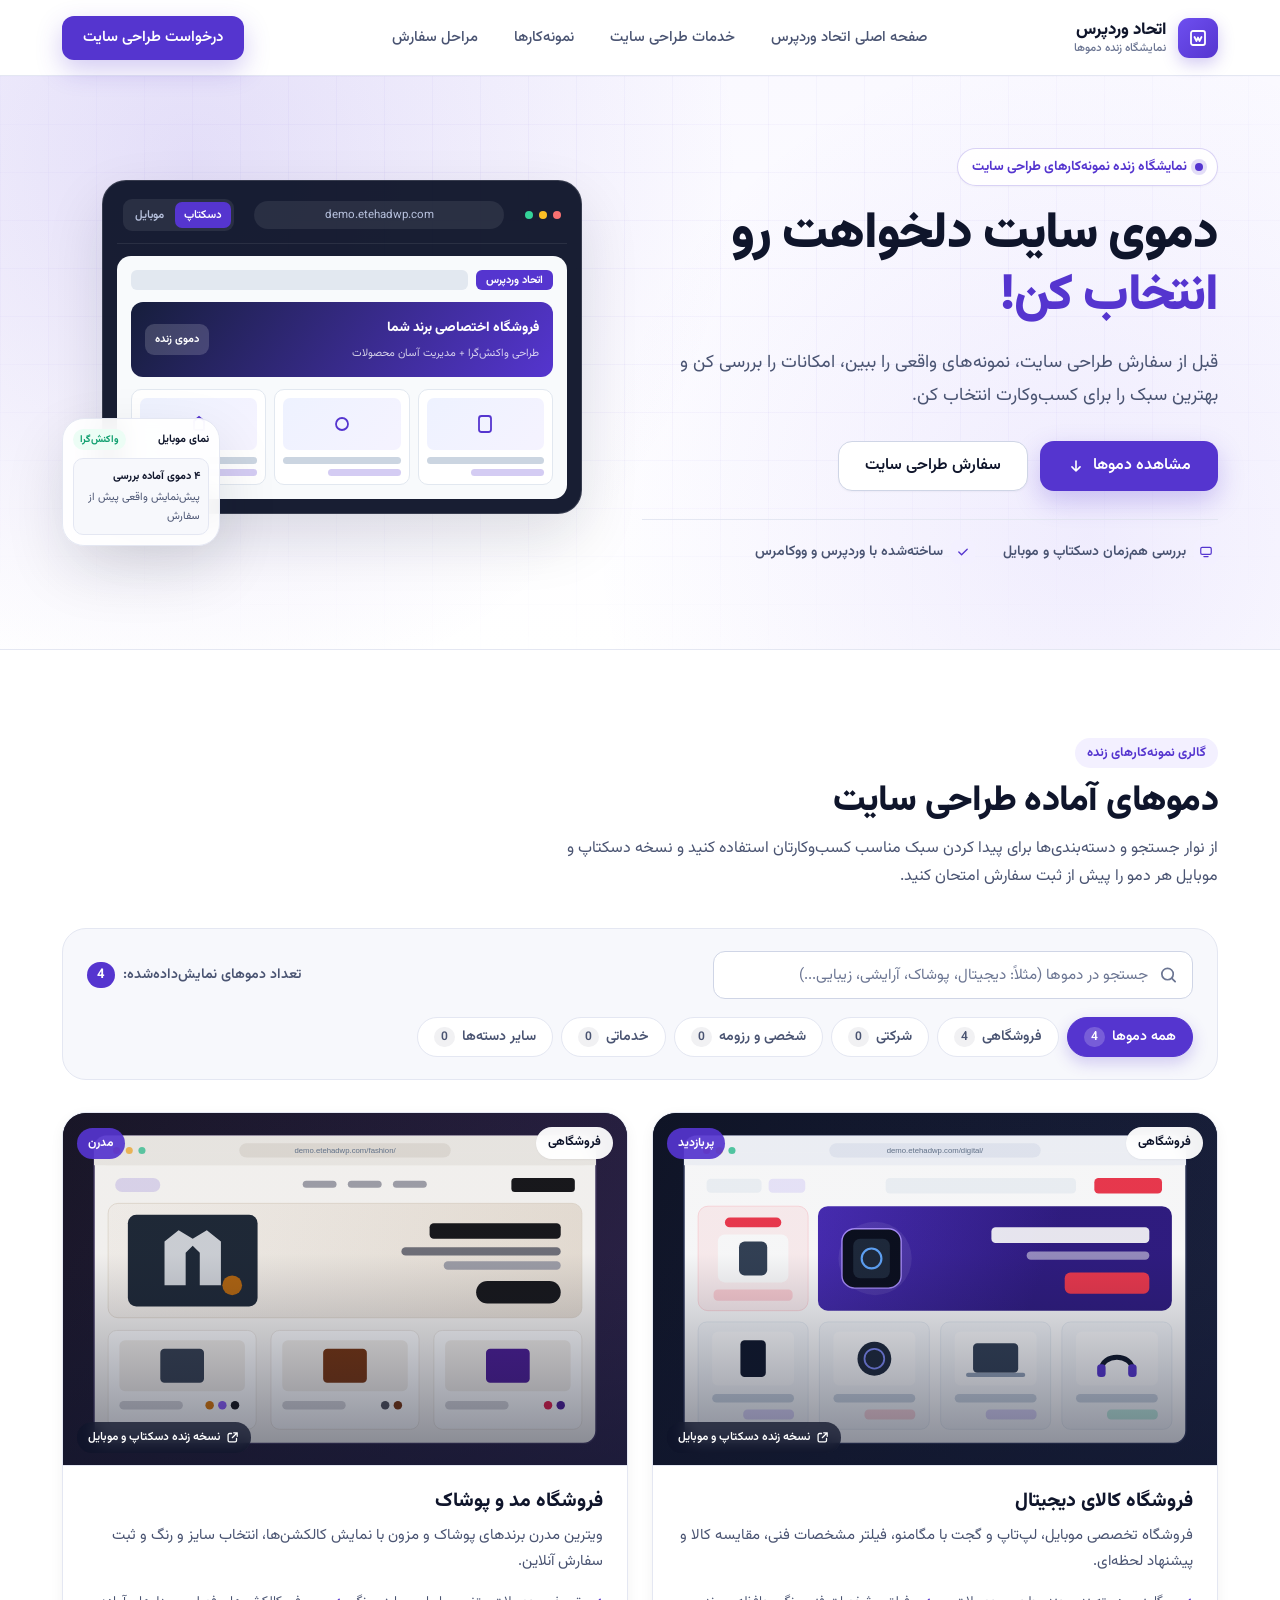
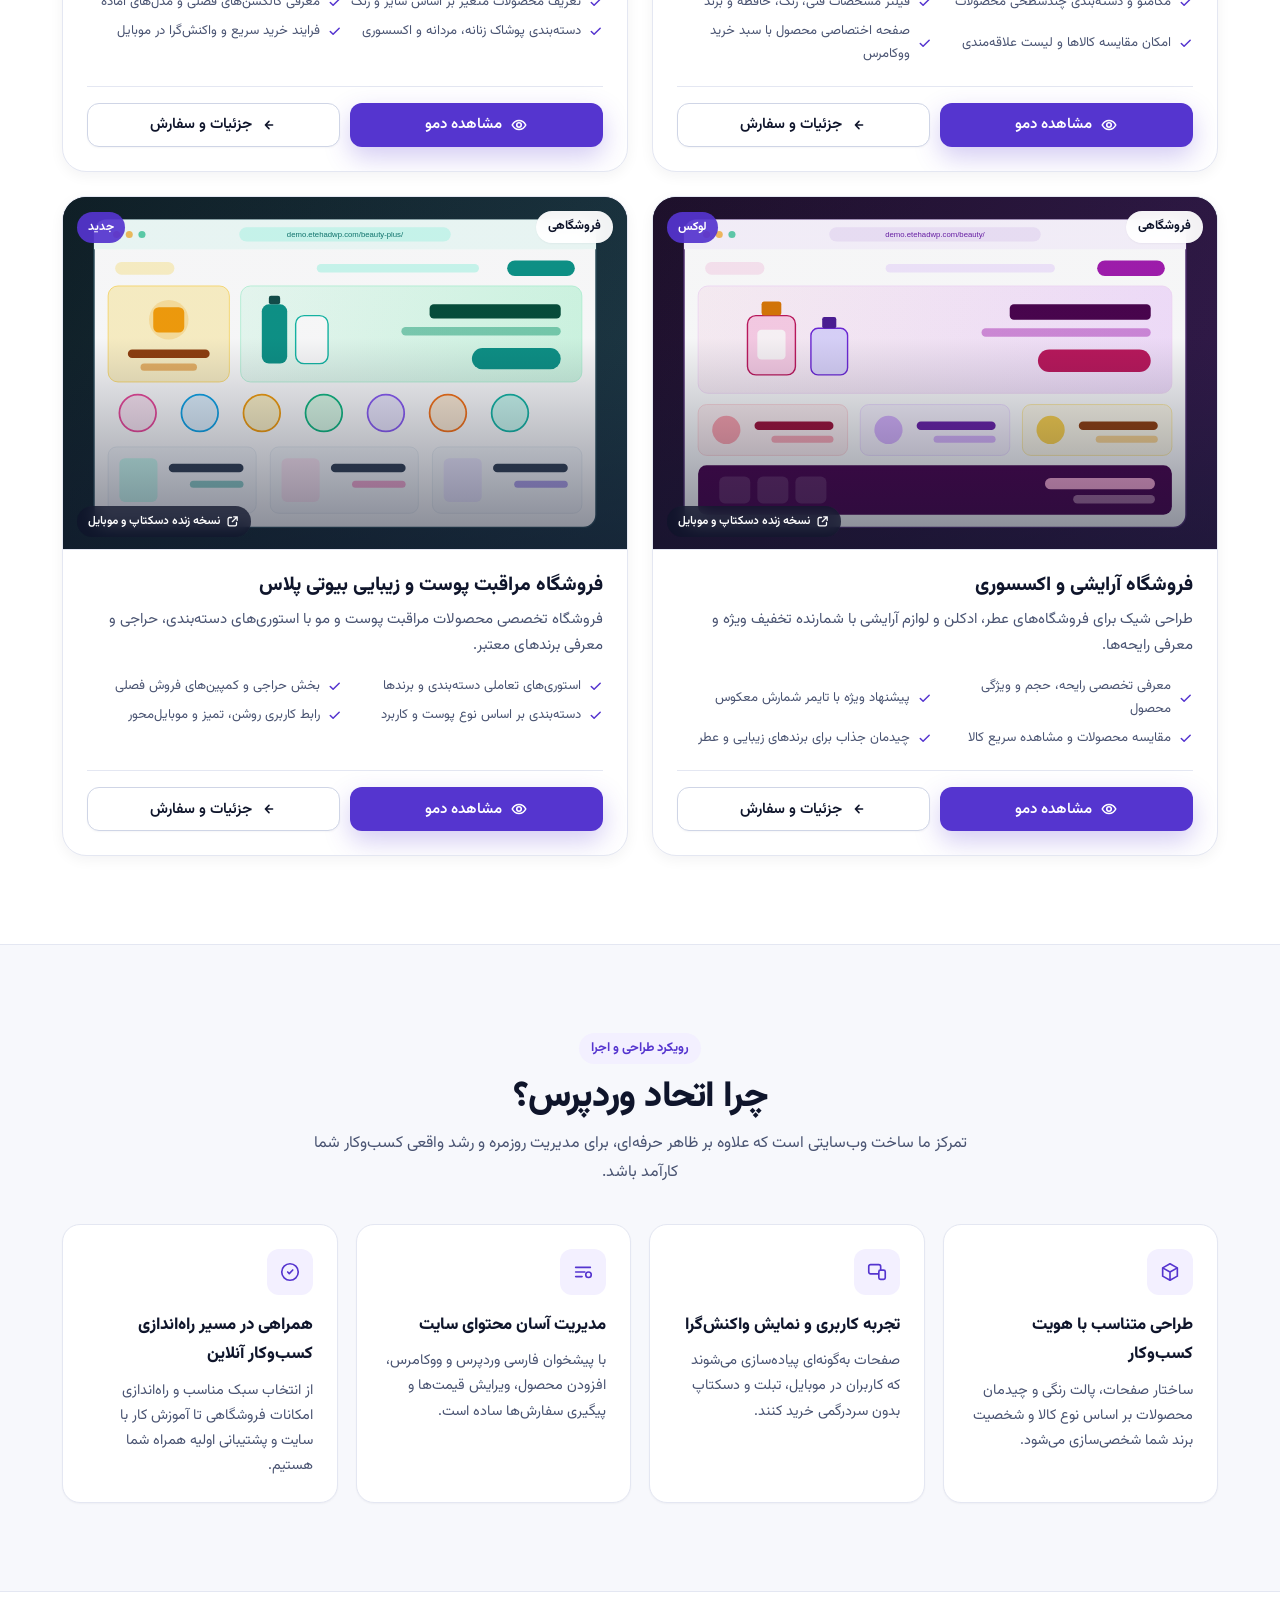
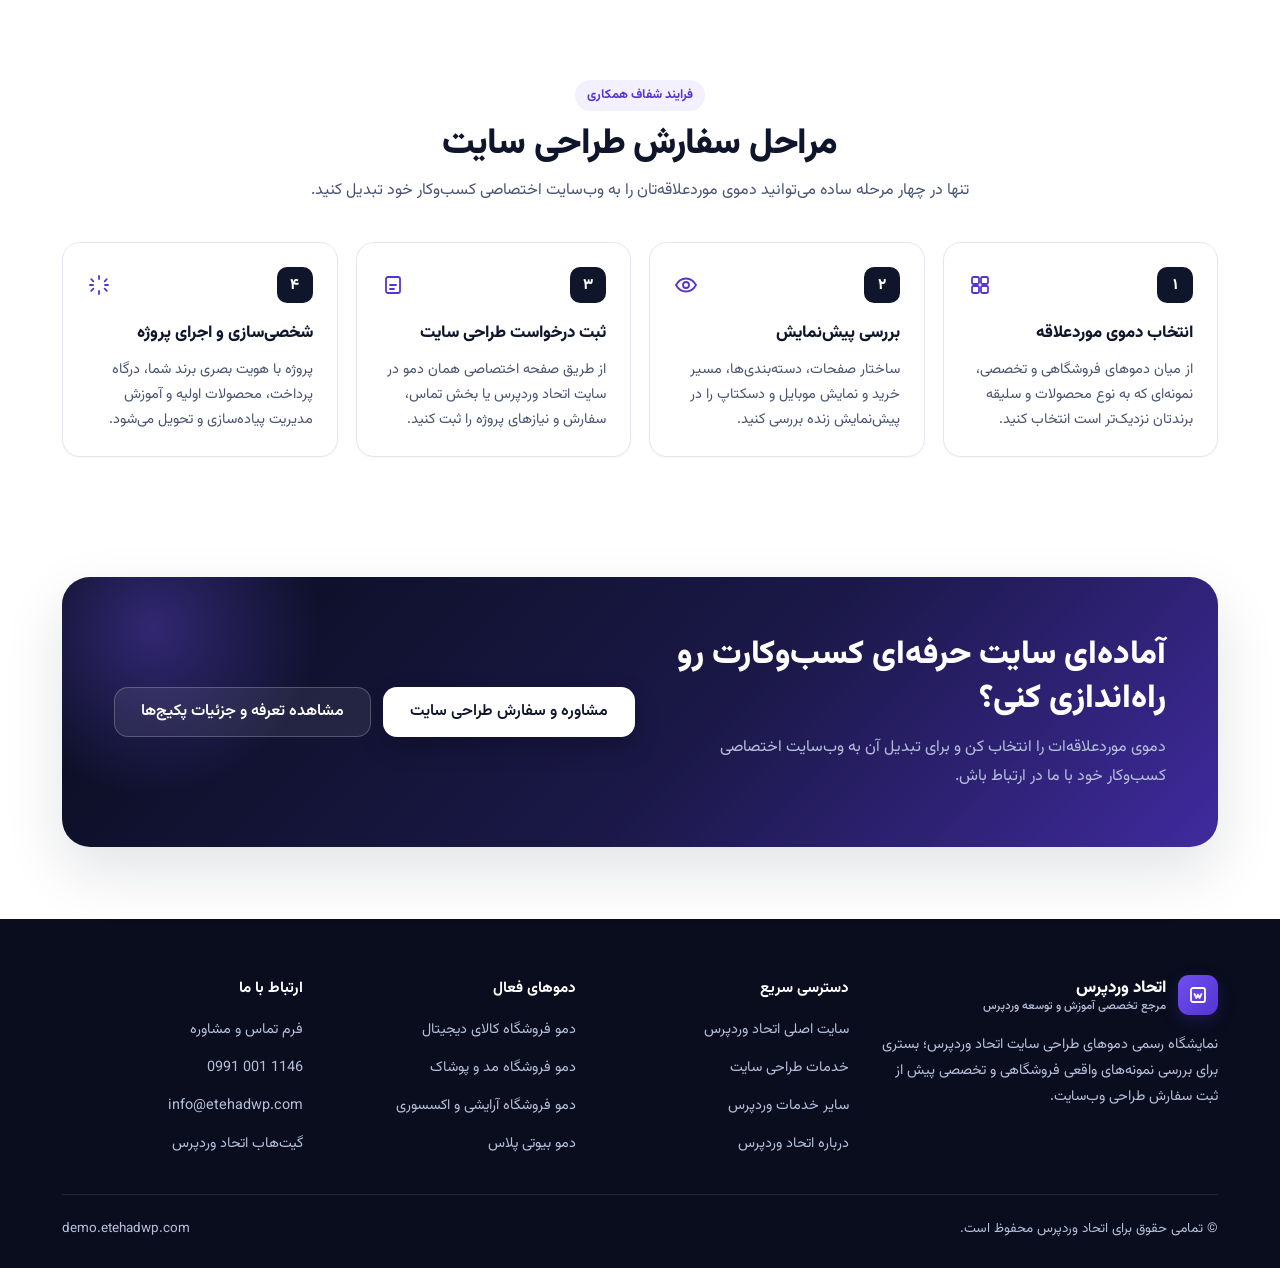
<file: index.html>
<!doctype html>
<html lang="fa" dir="rtl">
<head>
  <meta charset="UTF-8" />
  <meta name="viewport" content="width=device-width, initial-scale=1.0" />
  <title>نمایشگاه دموهای طراحی سایت | اتحاد وردپرس</title>
  <meta name="description" content="نمونه دموهای طراحی سایت اتحاد وردپرس را بررسی کنید؛ فروشگاهی، شرکتی و تخصصی. پیش‌نمایش زنده دموها را ببینید و طراحی سایت خود را سفارش دهید." />
  <meta name="robots" content="index, follow" />
  <link rel="canonical" href="https://demo.etehadwp.com/" />
  <link rel="icon" type="image/svg+xml" href="assets/images/favicon.svg" />

  <!-- Open Graph -->
  <meta property="og:type" content="website" />
  <meta property="og:locale" content="fa_IR" />
  <meta property="og:site_name" content="اتحاد وردپرس" />
  <meta property="og:title" content="نمایشگاه دموهای طراحی سایت | اتحاد وردپرس" />
  <meta property="og:description" content="نمونه دموهای طراحی سایت اتحاد وردپرس را بررسی کنید؛ فروشگاهی، شرکتی و تخصصی. پیش‌نمایش زنده دموها را ببینید و طراحی سایت خود را سفارش دهید." />
  <meta property="og:url" content="https://demo.etehadwp.com/" />
  <meta property="og:image" content="https://etehadwp.com/wp-content/uploads/2026/11/digital-store-design.webp" />

  <!-- Twitter Card -->
  <meta name="twitter:card" content="summary_large_image" />
  <meta name="twitter:title" content="نمایشگاه دموهای طراحی سایت | اتحاد وردپرس" />
  <meta name="twitter:description" content="پیش‌نمایش زنده نمونه‌کارهای طراحی سایت اتحاد وردپرس در موبایل و دسکتاپ." />

  <script>
    (function () {
      var params = new URLSearchParams(window.location.search);
      if (params.has('demo')) {
        window.location.replace('preview/' + window.location.search);
      }
    })();
  </script>

  <link rel="preload" href="assets/fonts/Vazirmatn-Variable.woff2" as="font" type="font/woff2" crossorigin />
  <link rel="stylesheet" href="assets/css/tokens.css" />
  <link rel="stylesheet" href="assets/css/main.css" />

  <script type="application/ld+json">
    {
      "@context": "https://schema.org",
      "@type": "CollectionPage",
      "name": "نمایشگاه دموهای طراحی سایت اتحاد وردپرس",
      "description": "نمونه دموهای طراحی سایت اتحاد وردپرس را بررسی کنید؛ فروشگاهی، شرکتی و تخصصی. پیش‌نمایش زنده دموها را ببینید و طراحی سایت خود را سفارش دهید.",
      "url": "https://demo.etehadwp.com/",
      "publisher": {
        "@type": "Organization",
        "name": "اتحاد وردپرس",
        "url": "https://etehadwp.com/",
        "email": "info@etehadwp.com",
        "telephone": "+989910011146"
      }
    }
  </script>
</head>
<body>
  <a class="skip-link" href="#main-content">پرش به محتوای اصلی</a>

  <!-- Header -->
  <header class="site-header">
    <div class="container header-inner">
      <a class="brand-logo" href="https://demo.etehadwp.com/" aria-label="نمایشگاه دموهای اتحاد وردپرس">
        <span class="brand-mark" aria-hidden="true">
          <svg width="24" height="24" viewBox="0 0 24 24" fill="none">
            <path d="M5 7C5 5.89543 5.89543 5 7 5H17C18.1046 5 19 5.89543 19 7V17C19 18.1046 18.1046 19 17 19H7C5.89543 19 5 18.1046 5 17V7Z" stroke="white" stroke-width="1.8"/>
            <path d="M8.5 11L10.5 15L12 11.5L13.5 15L15.5 11" stroke="white" stroke-width="1.8" stroke-linecap="round" stroke-linejoin="round"/>
          </svg>
        </span>
        <span class="brand-text">
          <span class="brand-name">اتحاد وردپرس</span>
          <span class="brand-sub">نمایشگاه زنده دموها</span>
        </span>
      </a>

      <nav class="desktop-nav" aria-label="منوی اصلی">
        <a class="nav-link" href="https://etehadwp.com/">صفحه اصلی اتحاد وردپرس</a>
        <a class="nav-link" href="https://etehadwp.com/product-category/website-design/">خدمات طراحی سایت</a>
        <a class="nav-link" href="#demos">نمونه‌کارها</a>
        <a class="nav-link" href="#steps">مراحل سفارش</a>
      </nav>

      <div class="header-actions">
        <a class="btn btn-primary" href="https://etehadwp.com/product-category/website-design/" target="_blank" rel="noopener noreferrer">
          درخواست طراحی سایت
        </a>
      </div>

      <button
        type="button"
        class="mobile-menu-btn"
        id="mobile-menu-open"
        aria-label="باز کردن منو"
        aria-expanded="false"
        aria-controls="mobile-drawer"
      >
        <svg width="22" height="22" viewBox="0 0 24 24" fill="none" aria-hidden="true">
          <path d="M4 7H20M4 12H20M4 17H20" stroke="currentColor" stroke-width="2" stroke-linecap="round"/>
        </svg>
      </button>
    </div>
  </header>

  <!-- Mobile Navigation Drawer -->
  <div class="mobile-drawer" id="mobile-drawer" aria-hidden="true">
    <div class="mobile-drawer-backdrop" id="mobile-drawer-backdrop"></div>
    <div class="mobile-drawer-panel" role="dialog" aria-modal="true" aria-label="منوی موبایل">
      <div class="mobile-drawer-head">
        <span class="brand-name">اتحاد وردپرس</span>
        <button type="button" class="drawer-close-btn" id="mobile-menu-close" aria-label="بستن منو">
          <svg width="20" height="20" viewBox="0 0 24 24" fill="none" aria-hidden="true">
            <path d="M6 6L18 18M18 6L6 18" stroke="currentColor" stroke-width="2" stroke-linecap="round"/>
          </svg>
        </button>
      </div>
      <nav class="mobile-nav-list" aria-label="ناوبری موبایل">
        <a class="mobile-nav-link" href="https://etehadwp.com/">صفحه اصلی اتحاد وردپرس</a>
        <a class="mobile-nav-link" href="https://etehadwp.com/product-category/website-design/">خدمات طراحی سایت</a>
        <a class="mobile-nav-link" href="#demos">نمونه‌کارها</a>
        <a class="mobile-nav-link" href="#why-etehadwp">چرا اتحاد وردپرس؟</a>
        <a class="mobile-nav-link" href="#steps">مراحل سفارش</a>
        <a class="mobile-nav-link" href="https://etehadwp.com/contact-us/">ارتباط با ما</a>
      </nav>
      <div class="mobile-drawer-cta">
        <a class="btn btn-primary" href="https://etehadwp.com/product-category/website-design/" target="_blank" rel="noopener noreferrer">
          درخواست طراحی سایت
        </a>
        <a class="btn btn-secondary" href="preview/?demo=digital">پیش‌نمایش زنده دموها</a>
      </div>
    </div>
  </div>

  <main id="main-content">
    <!-- Hero Section -->
    <section class="hero" aria-labelledby="hero-heading">
      <div class="container hero-grid">
        <div class="hero-content">
          <div class="hero-eyebrow">
            <span class="eyebrow-dot" aria-hidden="true"></span>
            <span>نمایشگاه زنده نمونه‌کارهای طراحی سایت</span>
          </div>

          <h1 class="hero-title" id="hero-heading">
            دموی سایت دلخواهت رو <span class="hero-title-accent">انتخاب کن!</span>
          </h1>

          <p class="hero-subtitle">
            قبل از سفارش طراحی سایت، نمونه‌های واقعی را ببین، امکانات را بررسی کن و بهترین سبک را برای کسب‌وکارت انتخاب کن.
          </p>

          <div class="hero-actions">
            <a class="btn btn-primary btn-lg" href="#demos">
              <span>مشاهده دموها</span>
              <svg viewBox="0 0 20 20" fill="none" aria-hidden="true">
                <path d="M10 4.5V15.5M10 15.5L5.5 11M10 15.5L14.5 11" stroke="currentColor" stroke-width="1.8" stroke-linecap="round" stroke-linejoin="round"/>
              </svg>
            </a>
            <a class="btn btn-secondary btn-lg" href="https://etehadwp.com/product-category/website-design/" target="_blank" rel="noopener noreferrer">
              <span>سفارش طراحی سایت</span>
            </a>
          </div>

          <div class="hero-meta-row">
            <div class="hero-meta-item">
              <span class="hero-meta-icon" aria-hidden="true">
                <svg width="14" height="14" viewBox="0 0 20 20" fill="none">
                  <rect x="2.5" y="3.5" width="15" height="10" rx="2" stroke="currentColor" stroke-width="1.7"/>
                  <path d="M7 16.5H13" stroke="currentColor" stroke-width="1.7" stroke-linecap="round"/>
                </svg>
              </span>
              <span>بررسی هم‌زمان دسکتاپ و موبایل</span>
            </div>
            <div class="hero-meta-item">
              <span class="hero-meta-icon" aria-hidden="true">
                <svg width="14" height="14" viewBox="0 0 20 20" fill="none">
                  <path d="M4 10L8 14L16 6" stroke="currentColor" stroke-width="1.9" stroke-linecap="round" stroke-linejoin="round"/>
                </svg>
              </span>
              <span>ساخته‌شده با وردپرس و ووکامرس</span>
            </div>
          </div>
        </div>

        <!-- Hero Visual Showcase -->
        <div class="hero-stage" aria-label="پیش‌نمایش تعاملی نمایشگر دسکتاپ و موبایل">
          <div class="stage-glass-card">
            <div class="stage-topbar">
              <div class="stage-dots" aria-hidden="true">
                <span></span><span></span><span></span>
              </div>
              <div class="stage-url-pill">demo.etehadwp.com</div>
              <div class="stage-device-switch" role="group" aria-label="تغییر نمای نمایشگر">
                <button type="button" class="stage-device-btn is-active" data-stage-device="desktop" aria-pressed="true">دسکتاپ</button>
                <button type="button" class="stage-device-btn" data-stage-device="mobile" aria-pressed="false">موبایل</button>
              </div>
            </div>

            <div class="stage-viewport" id="hero-stage-viewport">
              <div class="mock-store-header">
                <span class="mock-brand-pill">اتحاد وردپرس</span>
                <div class="mock-search-bar" aria-hidden="true"></div>
              </div>
              <div class="mock-banner">
                <div>
                  <p class="mock-banner-title">فروشگاه اختصاصی برند شما</p>
                  <p class="mock-banner-sub">طراحی واکنش‌گرا + مدیریت آسان محصولات</p>
                </div>
                <span class="mock-banner-badge">دموی زنده</span>
              </div>
              <div class="mock-products" aria-hidden="true">
                <div class="mock-product">
                  <div class="mock-product-img">
                    <svg width="24" height="24" viewBox="0 0 24 24" fill="none">
                      <rect x="6" y="4" width="12" height="16" rx="2.5" stroke="currentColor" stroke-width="1.8"/>
                    </svg>
                  </div>
                  <div class="mock-line"></div>
                  <div class="mock-line short"></div>
                </div>
                <div class="mock-product">
                  <div class="mock-product-img">
                    <svg width="24" height="24" viewBox="0 0 24 24" fill="none">
                      <circle cx="12" cy="12" r="6" stroke="currentColor" stroke-width="1.8"/>
                    </svg>
                  </div>
                  <div class="mock-line"></div>
                  <div class="mock-line short"></div>
                </div>
                <div class="mock-product">
                  <div class="mock-product-img">
                    <svg width="24" height="24" viewBox="0 0 24 24" fill="none">
                      <path d="M7 9L12 5L17 9V17C17 17.5523 16.5523 18 16 18H8C7.44772 18 7 17.5523 7 17V9Z" stroke="currentColor" stroke-width="1.8"/>
                    </svg>
                  </div>
                  <div class="mock-line"></div>
                  <div class="mock-line short"></div>
                </div>
              </div>
            </div>
          </div>

          <div class="stage-floating-phone" aria-hidden="true">
            <div class="floating-phone-head">
              <span>نمای موبایل</span>
              <span class="floating-status-pill">واکنش‌گرا</span>
            </div>
            <div class="floating-phone-card">
              <strong>۴ دموی آماده بررسی</strong>
              <span>پیش‌نمایش واقعی پیش از سفارش</span>
            </div>
          </div>
        </div>
      </div>
    </section>

    <!-- Demos Search, Filter & Showcase Section -->
    <section class="section" id="demos" aria-labelledby="demos-heading">
      <div class="container">
        <div class="section-head">
          <span class="section-kicker">گالری نمونه‌کارهای زنده</span>
          <h2 class="section-title" id="demos-heading">دموهای آماده طراحی سایت</h2>
          <p class="section-desc">
            از نوار جستجو و دسته‌بندی‌ها برای پیدا کردن سبک مناسب کسب‌وکارتان استفاده کنید و نسخه دسکتاپ و موبایل هر دمو را پیش از ثبت سفارش امتحان کنید.
          </p>
        </div>

        <!-- Search & Category Filters -->
        <div class="catalog-toolbar" role="search" aria-label="جستجو و فیلتر دموها">
          <div class="toolbar-top">
            <div class="search-box">
              <label for="demo-search-input" class="sr-only">جستجو در دموها</label>
              <svg class="search-icon" viewBox="0 0 20 20" fill="none" aria-hidden="true">
                <circle cx="9" cy="9" r="6" stroke="currentColor" stroke-width="1.8"/>
                <path d="M13.5 13.5L17 17" stroke="currentColor" stroke-width="1.8" stroke-linecap="round"/>
              </svg>
              <input
                type="search"
                id="demo-search-input"
                class="search-input"
                placeholder="جستجو در دموها (مثلاً: دیجیتال، پوشاک، آرایشی، زیبایی...)"
                autocomplete="off"
              />
              <button type="button" id="search-clear-btn" class="search-clear-btn" aria-label="پاک کردن جستجو">
                <svg width="14" height="14" viewBox="0 0 20 20" fill="none" aria-hidden="true">
                  <path d="M5 5L15 15M15 5L5 15" stroke="currentColor" stroke-width="2" stroke-linecap="round"/>
                </svg>
              </button>
            </div>

            <div class="results-status" aria-live="polite">
              <span>تعداد دموهای نمایش‌داده‌شده:</span>
              <span class="results-count-badge" id="results-count">4</span>
            </div>
          </div>

          <div class="filter-pills" id="filter-pills" role="group" aria-label="دسته‌بندی دموها">
            <!-- Rendered dynamically from demos-config.js -->
          </div>
        </div>

        <!-- Demos Grid -->
        <div class="demos-grid" id="demos-grid">
          <!-- Rendered dynamically from demos-config.js -->
        </div>

        <!-- Honest Empty State for Categories/Searches with 0 Results -->
        <div class="empty-state" id="demos-empty-state" aria-live="polite">
          <div class="empty-state-icon" aria-hidden="true">
            <svg width="26" height="26" viewBox="0 0 24 24" fill="none">
              <circle cx="11" cy="11" r="7" stroke="currentColor" stroke-width="1.9"/>
              <path d="M16.5 16.5L21 21" stroke="currentColor" stroke-width="1.9" stroke-linecap="round"/>
            </svg>
          </div>
          <h3 class="empty-state-title" id="empty-state-title">دمویی در این دسته‌بندی یافت نشد</h3>
          <p class="empty-state-desc">
            دموهای جدید به‌صورت دوره‌ای به نمایشگاه اضافه می‌شوند. همچنین می‌توانید برای طراحی سایت اختصاصی متناسب با حوزه کاری خود با تیم اتحاد وردپرس در ارتباط باشید.
          </p>
          <div class="empty-state-actions">
            <button type="button" class="btn btn-primary" id="reset-filters-btn">مشاهده همه دموها</button>
            <a class="btn btn-secondary" href="https://etehadwp.com/contact-us/" target="_blank" rel="noopener noreferrer">
              درخواست طراحی اختصاصی
            </a>
          </div>
        </div>
      </div>
    </section>

    <!-- Why EtehadWP Section -->
    <section class="section section-muted" id="why-etehadwp" aria-labelledby="why-heading">
      <div class="container">
        <div class="section-head section-head-centered">
          <span class="section-kicker">رویکرد طراحی و اجرا</span>
          <h2 class="section-title" id="why-heading">چرا اتحاد وردپرس؟</h2>
          <p class="section-desc">
            تمرکز ما ساخت وب‌سایتی است که علاوه بر ظاهر حرفه‌ای، برای مدیریت روزمره و رشد واقعی کسب‌وکار شما کارآمد باشد.
          </p>
        </div>

        <div class="features-grid">
          <article class="feature-card">
            <div class="feature-icon-box" aria-hidden="true">
              <svg width="22" height="22" viewBox="0 0 24 24" fill="none">
                <path d="M12 3L20 7.5V16.5L12 21L4 16.5V7.5L12 3Z" stroke="currentColor" stroke-width="1.8" stroke-linejoin="round"/>
                <path d="M12 12L20 7.5M12 12V21M12 12L4 7.5" stroke="currentColor" stroke-width="1.8"/>
              </svg>
            </div>
            <h3 class="feature-title">طراحی متناسب با هویت کسب‌وکار</h3>
            <p class="feature-desc">
              ساختار صفحات، پالت رنگی و چیدمان محصولات بر اساس نوع کالا و شخصیت برند شما شخصی‌سازی می‌شود.
            </p>
          </article>

          <article class="feature-card">
            <div class="feature-icon-box" aria-hidden="true">
              <svg width="22" height="22" viewBox="0 0 24 24" fill="none">
                <rect x="3" y="4" width="13" height="10" rx="2" stroke="currentColor" stroke-width="1.8"/>
                <rect x="14" y="10" width="7" height="10" rx="1.8" fill="var(--brand-primary-tint)" stroke="currentColor" stroke-width="1.8"/>
              </svg>
            </div>
            <h3 class="feature-title">تجربه کاربری و نمایش واکنش‌گرا</h3>
            <p class="feature-desc">
              صفحات به‌گونه‌ای پیاده‌سازی می‌شوند که کاربران در موبایل، تبلت و دسکتاپ بدون سردرگمی خرید کنند.
            </p>
          </article>

          <article class="feature-card">
            <div class="feature-icon-box" aria-hidden="true">
              <svg width="22" height="22" viewBox="0 0 24 24" fill="none">
                <path d="M4 7H20M4 12H14M4 17H11" stroke="currentColor" stroke-width="1.8" stroke-linecap="round"/>
                <circle cx="18" cy="15" r="3" stroke="currentColor" stroke-width="1.8"/>
              </svg>
            </div>
            <h3 class="feature-title">مدیریت آسان محتوای سایت</h3>
            <p class="feature-desc">
              با پیشخوان فارسی وردپرس و ووکامرس، افزودن محصول، ویرایش قیمت‌ها و پیگیری سفارش‌ها ساده است.
            </p>
          </article>

          <article class="feature-card">
            <div class="feature-icon-box" aria-hidden="true">
              <svg width="22" height="22" viewBox="0 0 24 24" fill="none">
                <path d="M12 21C16.9706 21 21 16.9706 21 12C21 7.02944 16.9706 3 12 3C7.02944 3 3 7.02944 3 12C3 16.9706 7.02944 21 12 21Z" stroke="currentColor" stroke-width="1.8"/>
                <path d="M9.5 12L11.2 13.7L15 9.8" stroke="currentColor" stroke-width="1.8" stroke-linecap="round" stroke-linejoin="round"/>
              </svg>
            </div>
            <h3 class="feature-title">همراهی در مسیر راه‌اندازی کسب‌وکار آنلاین</h3>
            <p class="feature-desc">
              از انتخاب سبک مناسب و راه‌اندازی امکانات فروشگاهی تا آموزش کار با سایت و پشتیبانی اولیه همراه شما هستیم.
            </p>
          </article>
        </div>
      </div>
    </section>

    <!-- Order Steps Section -->
    <section class="section" id="steps" aria-labelledby="steps-heading">
      <div class="container">
        <div class="section-head section-head-centered">
          <span class="section-kicker">فرایند شفاف همکاری</span>
          <h2 class="section-title" id="steps-heading">مراحل سفارش طراحی سایت</h2>
          <p class="section-desc">
            تنها در چهار مرحله ساده می‌توانید دموی موردعلاقه‌تان را به وب‌سایت اختصاصی کسب‌وکار خود تبدیل کنید.
          </p>
        </div>

        <div class="steps-grid">
          <article class="step-card">
            <div class="step-top">
              <span class="step-num">۱</span>
              <svg class="step-icon" viewBox="0 0 24 24" fill="none" aria-hidden="true">
                <rect x="4" y="4" width="7" height="7" rx="1.5" stroke="currentColor" stroke-width="1.8"/>
                <rect x="13" y="4" width="7" height="7" rx="1.5" stroke="currentColor" stroke-width="1.8"/>
                <rect x="4" y="13" width="7" height="7" rx="1.5" stroke="currentColor" stroke-width="1.8"/>
                <rect x="13" y="13" width="7" height="7" rx="1.5" stroke="currentColor" stroke-width="1.8"/>
              </svg>
            </div>
            <h3 class="step-title">انتخاب دموی موردعلاقه</h3>
            <p class="step-desc">
              از میان دموهای فروشگاهی و تخصصی، نمونه‌ای که به نوع محصولات و سلیقه برندتان نزدیک‌تر است انتخاب کنید.
            </p>
          </article>

          <article class="step-card">
            <div class="step-top">
              <span class="step-num">۲</span>
              <svg class="step-icon" viewBox="0 0 24 24" fill="none" aria-hidden="true">
                <path d="M2 12C4.5 7.5 8 5.5 12 5.5C16 5.5 19.5 7.5 22 12C19.5 16.5 16 18.5 12 18.5C8 18.5 4.5 16.5 2 12Z" stroke="currentColor" stroke-width="1.8"/>
                <circle cx="12" cy="12" r="3" stroke="currentColor" stroke-width="1.8"/>
              </svg>
            </div>
            <h3 class="step-title">بررسی پیش‌نمایش</h3>
            <p class="step-desc">
              ساختار صفحات، دسته‌بندی‌ها، مسیر خرید و نمایش موبایل و دسکتاپ را در پیش‌نمایش زنده بررسی کنید.
            </p>
          </article>

          <article class="step-card">
            <div class="step-top">
              <span class="step-num">۳</span>
              <svg class="step-icon" viewBox="0 0 24 24" fill="none" aria-hidden="true">
                <path d="M9 12H15M9 16H13M7 4H17C18.1046 4 19 4.89543 19 6V18C19 19.1046 18.1046 20 17 20H7C5.89543 20 5 19.1046 5 18V6C5 4.89543 5.89543 4 7 4Z" stroke="currentColor" stroke-width="1.8" stroke-linecap="round"/>
              </svg>
            </div>
            <h3 class="step-title">ثبت درخواست طراحی سایت</h3>
            <p class="step-desc">
              از طریق صفحه اختصاصی همان دمو در سایت اتحاد وردپرس یا بخش تماس، سفارش و نیازهای پروژه را ثبت کنید.
            </p>
          </article>

          <article class="step-card">
            <div class="step-top">
              <span class="step-num">۴</span>
              <svg class="step-icon" viewBox="0 0 24 24" fill="none" aria-hidden="true">
                <path d="M12 3V6M12 18V21M4.22 6.22L6.34 8.34M17.66 15.66L19.78 17.78M3 12H6M18 12H21M4.22 17.78L6.34 15.66M17.66 8.34L19.78 6.22" stroke="currentColor" stroke-width="1.8" stroke-linecap="round"/>
              </svg>
            </div>
            <h3 class="step-title">شخصی‌سازی و اجرای پروژه</h3>
            <p class="step-desc">
              پروژه با هویت بصری برند شما، درگاه پرداخت، محصولات اولیه و آموزش مدیریت پیاده‌سازی و تحویل می‌شود.
            </p>
          </article>
        </div>
      </div>
    </section>

    <!-- Final CTA Section -->
    <section class="cta-section" aria-labelledby="cta-heading">
      <div class="container">
        <div class="cta-box">
          <div class="cta-inner">
            <div class="cta-copy">
              <h2 class="cta-title" id="cta-heading">آماده‌ای سایت حرفه‌ای کسب‌وکارت رو راه‌اندازی کنی؟</h2>
              <p class="cta-text">
                دموی موردعلاقه‌ات را انتخاب کن و برای تبدیل آن به وب‌سایت اختصاصی کسب‌وکار خود با ما در ارتباط باش.
              </p>
            </div>
            <div class="cta-actions">
              <a class="btn btn-cta-white btn-lg" href="https://etehadwp.com/contact-us/" target="_blank" rel="noopener noreferrer">
                مشاوره و سفارش طراحی سایت
              </a>
              <a class="btn btn-ghost-dark btn-lg" href="https://etehadwp.com/product-category/website-design/" target="_blank" rel="noopener noreferrer">
                مشاهده تعرفه و جزئیات پکیج‌ها
              </a>
            </div>
          </div>
        </div>
      </div>
    </section>
  </main>

  <!-- Footer -->
  <footer class="site-footer">
    <div class="container">
      <div class="footer-grid">
        <div class="footer-brand">
          <a class="brand-logo" href="https://etehadwp.com/" target="_blank" rel="noopener noreferrer">
            <span class="brand-mark" aria-hidden="true">
              <svg width="24" height="24" viewBox="0 0 24 24" fill="none">
                <path d="M5 7C5 5.89543 5.89543 5 7 5H17C18.1046 5 19 5.89543 19 7V17C19 18.1046 18.1046 19 17 19H7C5.89543 19 5 18.1046 5 17V7Z" stroke="white" stroke-width="1.8"/>
                <path d="M8.5 11L10.5 15L12 11.5L13.5 15L15.5 11" stroke="white" stroke-width="1.8" stroke-linecap="round" stroke-linejoin="round"/>
              </svg>
            </span>
            <span class="brand-text">
              <span class="brand-name">اتحاد وردپرس</span>
              <span class="brand-sub">مرجع تخصصی آموزش و توسعه وردپرس</span>
            </span>
          </a>
          <p class="footer-brand-desc">
            نمایشگاه رسمی دموهای طراحی سایت اتحاد وردپرس؛ بستری برای بررسی نمونه‌های واقعی فروشگاهی و تخصصی پیش از ثبت سفارش طراحی وب‌سایت.
          </p>
        </div>

        <div>
          <h3 class="footer-col-title">دسترسی سریع</h3>
          <ul class="footer-links">
            <li><a href="https://etehadwp.com/" target="_blank" rel="noopener noreferrer">سایت اصلی اتحاد وردپرس</a></li>
            <li><a href="https://etehadwp.com/product-category/website-design/" target="_blank" rel="noopener noreferrer">خدمات طراحی سایت</a></li>
            <li><a href="https://etehadwp.com/product-category/services/" target="_blank" rel="noopener noreferrer">سایر خدمات وردپرس</a></li>
            <li><a href="https://etehadwp.com/about-us/" target="_blank" rel="noopener noreferrer">درباره اتحاد وردپرس</a></li>
          </ul>
        </div>

        <div>
          <h3 class="footer-col-title">دموهای فعال</h3>
          <ul class="footer-links">
            <li><a href="preview/?demo=digital">دمو فروشگاه کالای دیجیتال</a></li>
            <li><a href="preview/?demo=fashion">دمو فروشگاه مد و پوشاک</a></li>
            <li><a href="preview/?demo=beauty">دمو فروشگاه آرایشی و اکسسوری</a></li>
            <li><a href="preview/?demo=beauty-plus">دمو بیوتی پلاس</a></li>
          </ul>
        </div>

        <div>
          <h3 class="footer-col-title">ارتباط با ما</h3>
          <ul class="footer-links">
            <li><a href="https://etehadwp.com/contact-us/" target="_blank" rel="noopener noreferrer">فرم تماس و مشاوره</a></li>
            <li><a href="tel:+989910011146" dir="ltr">0991 001 1146</a></li>
            <li><a href="mailto:info@etehadwp.com" dir="ltr">info@etehadwp.com</a></li>
            <li><a href="https://github.com/etehadwp" target="_blank" rel="noopener noreferrer">گیت‌هاب اتحاد وردپرس</a></li>
          </ul>
        </div>
      </div>

      <div class="footer-bottom">
        <span>© تمامی حقوق برای اتحاد وردپرس محفوظ است.</span>
        <span dir="ltr">demo.etehadwp.com</span>
      </div>
    </div>
  </footer>

  <script src="assets/js/demos-config.js" defer></script>
  <script src="assets/js/main.js" defer></script>
</body>
</html>
</file>
<file: assets/css/tokens.css>
@font-face {
  font-family: 'Vazirmatn';
  src: url('../fonts/Vazirmatn-Variable.woff2') format('woff2-variations');
  font-weight: 100 900;
  font-style: normal;
  font-display: swap;
}

:root {
  /* Brand Palette */
  --brand-primary: #5535CF;
  --brand-primary-hover: #4628BA;
  --brand-primary-light: #6E4FF0;
  --brand-primary-tint: #F3F0FF;
  --brand-primary-border: rgba(85, 53, 207, 0.22);

  /* Complementary Neutrals & Deep Navy */
  --navy-950: #090D1D;
  --navy-900: #0F152B;
  --navy-800: #18203D;
  --navy-700: #293356;

  --surface-white: #FFFFFF;
  --surface-subtle: #F7F8FC;
  --surface-muted: #EFF1F8;
  --border-subtle: #E4E7F2;
  --border-strong: #CFD5E6;

  --text-primary: #0F152B;
  --text-secondary: #4A5472;
  --text-muted: #6C7693;
  --text-on-dark: #F8FAFC;
  --text-on-dark-muted: #B6C0DC;

  /* Status */
  --success: #0E9F6E;
  --success-tint: #ECFDF5;

  /* Radii */
  --radius-sm: 8px;
  --radius-md: 12px;
  --radius-lg: 18px;
  --radius-xl: 24px;
  --radius-pill: 999px;

  /* Elevation */
  --shadow-xs: 0 1px 2px rgba(15, 21, 43, 0.04);
  --shadow-sm: 0 4px 14px rgba(15, 21, 43, 0.05);
  --shadow-md: 0 12px 32px rgba(15, 21, 43, 0.07);
  --shadow-lg: 0 24px 60px rgba(15, 21, 43, 0.12);
  --shadow-brand: 0 10px 26px rgba(85, 53, 207, 0.26);

  /* Layout */
  --container-max: 1220px;
  --header-height: 76px;
  --font-sans: 'Vazirmatn', 'IRANSansX', 'IRANSans', Tahoma, system-ui, -apple-system, sans-serif;

  /* Motion */
  --ease-out: cubic-bezier(0.22, 1, 0.36, 1);
  --duration-fast: 180ms;
  --duration-base: 280ms;
}
</file>
<file: assets/css/main.css>
/* Reset & Base */
*,
*::before,
*::after {
  box-sizing: border-box;
}

html {
  scroll-behavior: smooth;
  -webkit-text-size-adjust: 100%;
}

body {
  margin: 0;
  font-family: var(--font-sans);
  font-size: 16px;
  line-height: 1.75;
  color: var(--text-primary);
  background-color: var(--surface-white);
  overflow-x: hidden;
  text-rendering: optimizeLegibility;
  -webkit-font-smoothing: antialiased;
}

img,
svg {
  display: block;
  max-width: 100%;
}

button,
input {
  font-family: inherit;
}

a {
  color: inherit;
  text-decoration: none;
}

:focus-visible {
  outline: 2px solid var(--brand-primary);
  outline-offset: 3px;
}

.sr-only {
  position: absolute;
  width: 1px;
  height: 1px;
  padding: 0;
  margin: -1px;
  overflow: hidden;
  clip: rect(0, 0, 0, 0);
  white-space: nowrap;
  border: 0;
}

.skip-link {
  position: absolute;
  top: -100px;
  right: 16px;
  z-index: 200;
  padding: 10px 18px;
  border-radius: var(--radius-md);
  background: var(--navy-900);
  color: var(--surface-white);
  font-weight: 600;
  transition: top var(--duration-fast) var(--ease-out);
}

.skip-link:focus {
  top: 16px;
}

.container {
  width: 100%;
  max-width: var(--container-max);
  margin-inline: auto;
  padding-inline: 20px;
}

@media (min-width: 768px) {
  .container {
    padding-inline: 32px;
  }
}

/* Buttons */
.btn {
  display: inline-flex;
  align-items: center;
  justify-content: center;
  gap: 8px;
  min-height: 44px;
  padding: 10px 20px;
  border-radius: var(--radius-md);
  font-size: 0.9375rem;
  font-weight: 600;
  line-height: 1.3;
  border: 1px solid transparent;
  cursor: pointer;
  transition: transform var(--duration-fast) var(--ease-out),
    background-color var(--duration-fast) var(--ease-out),
    border-color var(--duration-fast) var(--ease-out),
    box-shadow var(--duration-fast) var(--ease-out),
    color var(--duration-fast) var(--ease-out);
  white-space: nowrap;
}

.btn svg {
  width: 18px;
  height: 18px;
  flex-shrink: 0;
}

.btn-primary {
  background-color: var(--brand-primary);
  color: var(--surface-white);
  box-shadow: var(--shadow-brand);
}

.btn-primary:hover {
  background-color: var(--brand-primary-hover);
  transform: translateY(-1px);
}

.btn-secondary {
  background-color: var(--surface-white);
  color: var(--text-primary);
  border-color: var(--border-strong);
  box-shadow: var(--shadow-xs);
}

.btn-secondary:hover {
  border-color: var(--brand-primary);
  color: var(--brand-primary);
  background-color: var(--brand-primary-tint);
}

.btn-ghost-dark {
  background-color: rgba(255, 255, 255, 0.08);
  color: var(--surface-white);
  border-color: rgba(255, 255, 255, 0.22);
}

.btn-ghost-dark:hover {
  background-color: rgba(255, 255, 255, 0.16);
  border-color: rgba(255, 255, 255, 0.4);
}

.btn-lg {
  min-height: 50px;
  padding: 12px 26px;
  font-size: 1rem;
  border-radius: 14px;
}

/* Header */
.site-header {
  position: sticky;
  top: 0;
  z-index: 100;
  height: var(--header-height);
  background-color: rgba(255, 255, 255, 0.86);
  backdrop-filter: blur(18px);
  -webkit-backdrop-filter: blur(18px);
  border-bottom: 1px solid var(--border-subtle);
}

.header-inner {
  height: 100%;
  display: flex;
  align-items: center;
  justify-content: space-between;
  gap: 20px;
}

.brand-logo {
  display: inline-flex;
  align-items: center;
  gap: 12px;
  flex-shrink: 0;
}

.brand-mark {
  width: 40px;
  height: 40px;
  border-radius: 11px;
  background: linear-gradient(135deg, var(--brand-primary-light), var(--brand-primary));
  display: grid;
  place-items: center;
  box-shadow: 0 6px 16px rgba(85, 53, 207, 0.25);
}

.brand-text {
  display: flex;
  flex-direction: column;
  line-height: 1.25;
}

.brand-name {
  font-size: 1.05rem;
  font-weight: 800;
  color: var(--navy-900);
}

.brand-sub {
  font-size: 0.72rem;
  font-weight: 500;
  color: var(--text-muted);
}

.desktop-nav {
  display: none;
  align-items: center;
  gap: 8px;
}

.nav-link {
  padding: 8px 14px;
  border-radius: var(--radius-sm);
  font-size: 0.92rem;
  font-weight: 500;
  color: var(--text-secondary);
  transition: color var(--duration-fast) var(--ease-out),
    background-color var(--duration-fast) var(--ease-out);
}

.nav-link:hover {
  color: var(--brand-primary);
  background-color: var(--brand-primary-tint);
}

.header-actions {
  display: none;
  align-items: center;
  gap: 10px;
}

.mobile-menu-btn {
  display: inline-flex;
  align-items: center;
  justify-content: center;
  width: 44px;
  height: 44px;
  border: 1px solid var(--border-subtle);
  border-radius: var(--radius-md);
  background: var(--surface-white);
  color: var(--navy-900);
  cursor: pointer;
}

@media (min-width: 960px) {
  .desktop-nav {
    display: flex;
  }

  .header-actions {
    display: flex;
  }

  .mobile-menu-btn {
    display: none;
  }
}

/* Mobile Drawer */
.mobile-drawer {
  position: fixed;
  inset: 0;
  z-index: 150;
  display: none;
}

.mobile-drawer.is-open {
  display: block;
}

.mobile-drawer-backdrop {
  position: absolute;
  inset: 0;
  background: rgba(9, 13, 29, 0.56);
  backdrop-filter: blur(4px);
}

.mobile-drawer-panel {
  position: absolute;
  top: 0;
  right: 0;
  bottom: 0;
  width: min(320px, 86vw);
  background: var(--surface-white);
  padding: 20px;
  display: flex;
  flex-direction: column;
  gap: 18px;
  box-shadow: var(--shadow-lg);
  overflow-y: auto;
}

.mobile-drawer-head {
  display: flex;
  align-items: center;
  justify-content: space-between;
  padding-bottom: 14px;
  border-bottom: 1px solid var(--border-subtle);
}

.drawer-close-btn {
  width: 40px;
  height: 40px;
  border-radius: var(--radius-sm);
  border: 1px solid var(--border-subtle);
  background: var(--surface-subtle);
  color: var(--navy-900);
  display: grid;
  place-items: center;
  cursor: pointer;
}

.mobile-nav-list {
  display: flex;
  flex-direction: column;
  gap: 6px;
}

.mobile-nav-link {
  padding: 12px 14px;
  border-radius: var(--radius-md);
  font-weight: 600;
  color: var(--text-primary);
  background: var(--surface-subtle);
}

.mobile-nav-link:hover {
  background: var(--brand-primary-tint);
  color: var(--brand-primary);
}

.mobile-drawer-cta {
  margin-top: auto;
  display: flex;
  flex-direction: column;
  gap: 10px;
}

/* Hero Section */
.hero {
  position: relative;
  overflow: hidden;
  background: radial-gradient(circle at 15% 15%, rgba(85, 53, 207, 0.14), transparent 46%),
    radial-gradient(circle at 85% 80%, rgba(110, 79, 240, 0.1), transparent 42%),
    linear-gradient(180deg, #FAF9FF 0%, #FFFFFF 100%);
  border-bottom: 1px solid var(--border-subtle);
  padding-block: 48px 56px;
}

.hero::before {
  content: '';
  position: absolute;
  inset: 0;
  background-image: linear-gradient(to right, rgba(85, 53, 207, 0.04) 1px, transparent 1px),
    linear-gradient(to bottom, rgba(85, 53, 207, 0.04) 1px, transparent 1px);
  background-size: 48px 48px;
  mask-image: radial-gradient(ellipse 80% 70% at 50% 35%, #000 35%, transparent 100%);
  pointer-events: none;
}

.hero-grid {
  position: relative;
  z-index: 1;
  display: grid;
  gap: 40px;
  align-items: center;
}

@media (min-width: 960px) {
  .hero {
    padding-block: 72px 84px;
  }

  .hero-grid {
    grid-template-columns: 1.04fr 0.96fr;
    gap: 48px;
  }
}

.hero-eyebrow {
  display: inline-flex;
  align-items: center;
  gap: 8px;
  padding: 6px 14px;
  border-radius: var(--radius-pill);
  background: rgba(255, 255, 255, 0.9);
  border: 1px solid var(--brand-primary-border);
  color: var(--brand-primary);
  font-size: 0.84rem;
  font-weight: 700;
  box-shadow: var(--shadow-xs);
  margin-bottom: 18px;
}

.eyebrow-dot {
  width: 8px;
  height: 8px;
  border-radius: 50%;
  background: var(--brand-primary);
  box-shadow: 0 0 0 4px rgba(85, 53, 207, 0.16);
}

.hero-title {
  margin: 0 0 18px;
  font-size: clamp(2rem, 4.2vw, 3.15rem);
  font-weight: 900;
  line-height: 1.24;
  letter-spacing: -0.02em;
  color: var(--navy-900);
}

.hero-title-accent {
  color: var(--brand-primary);
}

.hero-subtitle {
  margin: 0 0 28px;
  font-size: clamp(1rem, 1.5vw, 1.125rem);
  line-height: 1.85;
  color: var(--text-secondary);
  max-width: 560px;
}

.hero-actions {
  display: flex;
  flex-wrap: wrap;
  gap: 12px;
  margin-bottom: 28px;
}

.hero-meta-row {
  display: flex;
  flex-wrap: wrap;
  gap: 18px 28px;
  padding-top: 20px;
  border-top: 1px solid var(--border-subtle);
}

.hero-meta-item {
  display: inline-flex;
  align-items: center;
  gap: 8px;
  font-size: 0.875rem;
  font-weight: 600;
  color: var(--text-secondary);
}

.hero-meta-icon {
  width: 24px;
  height: 24px;
  border-radius: 7px;
  background: var(--brand-primary-tint);
  color: var(--brand-primary);
  display: grid;
  place-items: center;
}

/* Hero Visual Stage (Desktop + Mobile Storefront Mockup) */
.hero-stage {
  position: relative;
  padding: 14px 10px 28px;
}

.stage-glass-card {
  position: relative;
  border-radius: var(--radius-xl);
  background: rgba(15, 21, 43, 0.96);
  border: 1px solid rgba(255, 255, 255, 0.14);
  box-shadow: var(--shadow-lg);
  padding: 14px;
  color: var(--surface-white);
}

.stage-topbar {
  display: flex;
  align-items: center;
  justify-content: space-between;
  gap: 12px;
  padding: 4px 6px 12px;
  border-bottom: 1px solid rgba(255, 255, 255, 0.08);
}

.stage-dots {
  display: flex;
  align-items: center;
  gap: 6px;
}

.stage-dots span {
  width: 8px;
  height: 8px;
  border-radius: 50%;
  background: rgba(255, 255, 255, 0.25);
}

.stage-dots span:first-child { background: #F87171; }
.stage-dots span:nth-child(2) { background: #FBBF24; }
.stage-dots span:nth-child(3) { background: #34D399; }

.stage-url-pill {
  flex: 1;
  max-width: 250px;
  padding: 4px 12px;
  border-radius: var(--radius-pill);
  background: rgba(255, 255, 255, 0.08);
  color: var(--text-on-dark-muted);
  font-size: 0.72rem;
  text-align: center;
  direction: ltr;
  overflow: hidden;
  text-overflow: ellipsis;
  white-space: nowrap;
}

.stage-device-switch {
  display: inline-flex;
  background: rgba(255, 255, 255, 0.08);
  padding: 3px;
  border-radius: 9px;
  gap: 2px;
}

.stage-device-btn {
  border: 0;
  background: transparent;
  color: var(--text-on-dark-muted);
  font-size: 0.72rem;
  font-weight: 600;
  padding: 4px 9px;
  border-radius: 7px;
  cursor: pointer;
  transition: background-color var(--duration-fast), color var(--duration-fast);
}

.stage-device-btn.is-active {
  background: var(--brand-primary);
  color: var(--surface-white);
}

.stage-viewport {
  margin-top: 12px;
  background: #F8FAFC;
  border-radius: 14px;
  padding: 14px;
  color: var(--navy-900);
  transition: max-width var(--duration-base) var(--ease-out);
  margin-inline: auto;
}

.stage-viewport.is-mobile {
  max-width: 270px;
  border: 4px solid #2A3356;
  border-radius: 24px;
}

.mock-store-header {
  display: flex;
  align-items: center;
  justify-content: space-between;
  gap: 8px;
  margin-bottom: 12px;
}

.mock-brand-pill {
  height: 20px;
  padding-inline: 10px;
  border-radius: 6px;
  background: var(--brand-primary);
  color: #fff;
  font-size: 0.68rem;
  font-weight: 700;
  display: inline-flex;
  align-items: center;
}

.mock-search-bar {
  flex: 1;
  height: 20px;
  border-radius: 6px;
  background: #E2E8F0;
}

.mock-banner {
  border-radius: 12px;
  background: linear-gradient(125deg, #161E3B 0%, #5535CF 100%);
  color: #fff;
  padding: 14px;
  display: flex;
  align-items: center;
  justify-content: space-between;
  gap: 12px;
  margin-bottom: 12px;
}

.mock-banner-title {
  font-size: 0.85rem;
  font-weight: 800;
  margin: 0 0 4px;
}

.mock-banner-sub {
  font-size: 0.68rem;
  color: rgba(255, 255, 255, 0.78);
  margin: 0;
}

.mock-banner-badge {
  padding: 6px 10px;
  border-radius: 9px;
  background: rgba(255, 255, 255, 0.16);
  font-size: 0.68rem;
  font-weight: 700;
  flex-shrink: 0;
}

.mock-products {
  display: grid;
  grid-template-columns: repeat(3, 1fr);
  gap: 8px;
}

.stage-viewport.is-mobile .mock-products {
  grid-template-columns: repeat(2, 1fr);
}

.stage-viewport.is-mobile .mock-product:nth-child(3) {
  display: none;
}

.mock-product {
  background: #FFFFFF;
  border: 1px solid #E2E8F0;
  border-radius: 10px;
  padding: 8px;
}

.mock-product-img {
  height: 52px;
  border-radius: 7px;
  background: linear-gradient(135deg, #EEF2FF, #F5F3FF);
  display: grid;
  place-items: center;
  margin-bottom: 7px;
  color: var(--brand-primary);
}

.mock-line {
  height: 7px;
  border-radius: 4px;
  background: #CBD5E1;
  margin-bottom: 5px;
}

.mock-line.short {
  width: 62%;
  background: rgba(85, 53, 207, 0.25);
  margin-bottom: 0;
}

.stage-floating-phone {
  position: absolute;
  left: 0;
  bottom: 0;
  width: 158px;
  border-radius: 22px;
  background: rgba(255, 255, 255, 0.92);
  backdrop-filter: blur(14px);
  border: 1px solid var(--border-subtle);
  box-shadow: var(--shadow-lg);
  padding: 10px;
  display: none;
}

@media (min-width: 640px) {
  .hero-stage {
    padding: 14px 12px 32px 40px;
  }

  .stage-floating-phone {
    display: block;
  }
}

.floating-phone-head {
  display: flex;
  align-items: center;
  justify-content: space-between;
  font-size: 0.68rem;
  font-weight: 700;
  color: var(--navy-900);
  margin-bottom: 8px;
}

.floating-status-pill {
  padding: 2px 7px;
  border-radius: var(--radius-pill);
  background: var(--success-tint);
  color: var(--success);
  font-size: 0.62rem;
}

.floating-phone-card {
  background: var(--surface-subtle);
  border: 1px solid var(--border-subtle);
  border-radius: 10px;
  padding: 8px;
  font-size: 0.68rem;
  color: var(--text-secondary);
}

.floating-phone-card strong {
  display: block;
  color: var(--navy-900);
  margin-bottom: 2px;
}

/* Section Shared */
.section {
  padding-block: 64px;
}

.section-muted {
  background-color: var(--surface-subtle);
  border-top: 1px solid var(--border-subtle);
  border-bottom: 1px solid var(--border-subtle);
}

@media (min-width: 960px) {
  .section {
    padding-block: 88px;
  }
}

.section-head {
  display: flex;
  flex-direction: column;
  gap: 10px;
  max-width: 680px;
  margin-bottom: 36px;
}

.section-head-centered {
  margin-inline: auto;
  text-align: center;
  align-items: center;
}

.section-kicker {
  display: inline-flex;
  align-items: center;
  gap: 6px;
  padding: 4px 12px;
  border-radius: var(--radius-pill);
  background: var(--brand-primary-tint);
  color: var(--brand-primary);
  font-size: 0.8rem;
  font-weight: 700;
  width: fit-content;
}

.section-title {
  margin: 0;
  font-size: clamp(1.55rem, 2.8vw, 2.25rem);
  font-weight: 850;
  line-height: 1.3;
  letter-spacing: -0.015em;
  color: var(--navy-900);
}

.section-desc {
  margin: 0;
  color: var(--text-secondary);
  font-size: 1rem;
  line-height: 1.8;
}

/* Search & Filter Toolbar */
.catalog-toolbar {
  display: flex;
  flex-direction: column;
  gap: 18px;
  padding: 20px;
  border-radius: var(--radius-xl);
  background: var(--surface-subtle);
  border: 1px solid var(--border-subtle);
  margin-bottom: 32px;
}

@media (min-width: 960px) {
  .catalog-toolbar {
    padding: 22px 24px;
  }
}

.toolbar-top {
  display: flex;
  flex-direction: column;
  gap: 14px;
}

@media (min-width: 768px) {
  .toolbar-top {
    flex-direction: row;
    align-items: center;
    justify-content: space-between;
  }
}

.search-box {
  position: relative;
  flex: 1;
  max-width: 480px;
}

.search-icon {
  position: absolute;
  right: 15px;
  top: 50%;
  transform: translateY(-50%);
  width: 19px;
  height: 19px;
  color: var(--text-muted);
  pointer-events: none;
}

.search-input {
  width: 100%;
  height: 48px;
  padding: 10px 44px 10px 42px;
  border-radius: var(--radius-md);
  border: 1px solid var(--border-strong);
  background: var(--surface-white);
  color: var(--text-primary);
  font-size: 0.95rem;
  transition: border-color var(--duration-fast), box-shadow var(--duration-fast);
}

.search-input::placeholder {
  color: var(--text-muted);
}

.search-input:focus {
  outline: none;
  border-color: var(--brand-primary);
  box-shadow: 0 0 0 4px rgba(85, 53, 207, 0.12);
}

.search-clear-btn {
  position: absolute;
  left: 10px;
  top: 50%;
  transform: translateY(-50%);
  width: 28px;
  height: 28px;
  border: 0;
  border-radius: 50%;
  background: var(--surface-muted);
  color: var(--text-secondary);
  display: none;
  place-items: center;
  cursor: pointer;
}

.search-clear-btn.is-visible {
  display: grid;
}

.results-status {
  display: inline-flex;
  align-items: center;
  gap: 8px;
  font-size: 0.88rem;
  font-weight: 600;
  color: var(--text-secondary);
}

.results-count-badge {
  display: inline-flex;
  align-items: center;
  justify-content: center;
  min-width: 28px;
  height: 26px;
  padding-inline: 8px;
  border-radius: var(--radius-pill);
  background: var(--brand-primary);
  color: var(--surface-white);
  font-size: 0.82rem;
  font-weight: 700;
}

.filter-pills {
  display: flex;
  flex-wrap: wrap;
  gap: 8px;
}

.filter-pill {
  display: inline-flex;
  align-items: center;
  gap: 7px;
  min-height: 40px;
  padding: 7px 16px;
  border-radius: var(--radius-pill);
  border: 1px solid var(--border-subtle);
  background: var(--surface-white);
  color: var(--text-secondary);
  font-size: 0.88rem;
  font-weight: 600;
  cursor: pointer;
  transition: all var(--duration-fast) var(--ease-out);
}

.filter-pill:hover {
  border-color: var(--brand-primary);
  color: var(--brand-primary);
}

.filter-pill.is-active {
  background: var(--brand-primary);
  border-color: var(--brand-primary);
  color: var(--surface-white);
  box-shadow: 0 6px 16px rgba(85, 53, 207, 0.24);
}

.filter-pill-count {
  font-size: 0.75rem;
  padding: 1px 7px;
  border-radius: var(--radius-pill);
  background: rgba(15, 21, 43, 0.06);
  color: inherit;
}

.filter-pill.is-active .filter-pill-count {
  background: rgba(255, 255, 255, 0.2);
}

/* Demos Grid & Cards */
.demos-grid {
  display: grid;
  grid-template-columns: 1fr;
  gap: 24px;
}

@media (min-width: 700px) {
  .demos-grid {
    grid-template-columns: repeat(2, minmax(0, 1fr));
  }
}

.demo-card {
  display: flex;
  flex-direction: column;
  background: var(--surface-white);
  border: 1px solid var(--border-subtle);
  border-radius: var(--radius-xl);
  overflow: hidden;
  box-shadow: var(--shadow-sm);
  transition: transform var(--duration-base) var(--ease-out),
    box-shadow var(--duration-base) var(--ease-out),
    border-color var(--duration-base) var(--ease-out);
}

.demo-card:hover {
  transform: translateY(-4px);
  box-shadow: var(--shadow-md);
  border-color: var(--brand-primary-border);
}

.demo-thumb-wrap {
  position: relative;
  aspect-ratio: 16 / 10;
  background: var(--navy-900);
  overflow: hidden;
  border-bottom: 1px solid var(--border-subtle);
}

.demo-thumb-img {
  width: 100%;
  height: 100%;
  object-fit: cover;
  object-position: top center;
  transition: transform 420ms var(--ease-out);
}

.demo-card:hover .demo-thumb-img {
  transform: scale(1.03);
}

.demo-thumb-overlay {
  position: absolute;
  inset: 0;
  background: linear-gradient(180deg, rgba(15, 21, 43, 0.04) 40%, rgba(15, 21, 43, 0.52) 100%);
  pointer-events: none;
}

.demo-thumb-badges {
  position: absolute;
  top: 14px;
  right: 14px;
  left: 14px;
  display: flex;
  align-items: center;
  justify-content: space-between;
  gap: 8px;
  pointer-events: none;
}

.demo-cat-badge {
  padding: 5px 12px;
  border-radius: var(--radius-pill);
  background: rgba(255, 255, 255, 0.94);
  backdrop-filter: blur(8px);
  color: var(--navy-900);
  font-size: 0.78rem;
  font-weight: 700;
  box-shadow: var(--shadow-xs);
}

.demo-tag-badge {
  padding: 5px 11px;
  border-radius: var(--radius-pill);
  background: rgba(85, 53, 207, 0.92);
  color: var(--surface-white);
  font-size: 0.75rem;
  font-weight: 700;
}

.demo-device-hint {
  position: absolute;
  bottom: 12px;
  left: 14px;
  display: inline-flex;
  align-items: center;
  gap: 6px;
  padding: 5px 11px;
  border-radius: var(--radius-pill);
  background: rgba(15, 21, 43, 0.76);
  backdrop-filter: blur(8px);
  color: #fff;
  font-size: 0.74rem;
  font-weight: 600;
  pointer-events: auto;
  transition: background-color var(--duration-fast);
}

.demo-device-hint:hover {
  background: var(--brand-primary);
}

.demo-card-body {
  padding: 22px 24px 24px;
  display: flex;
  flex-direction: column;
  flex: 1;
}

.demo-card-title {
  margin: 0 0 8px;
  font-size: 1.22rem;
  font-weight: 800;
  color: var(--navy-900);
  line-height: 1.4;
}

.demo-card-desc {
  margin: 0 0 16px;
  font-size: 0.935rem;
  line-height: 1.75;
  color: var(--text-secondary);
}

.demo-features-mini {
  list-style: none;
  padding: 0;
  margin: 0 0 20px;
  display: grid;
  grid-template-columns: 1fr;
  gap: 6px;
}

@media (min-width: 520px) {
  .demo-features-mini {
    grid-template-columns: repeat(2, minmax(0, 1fr));
  }
}

.demo-features-mini li {
  display: flex;
  align-items: center;
  gap: 7px;
  font-size: 0.82rem;
  color: var(--text-secondary);
}

.demo-features-mini svg {
  width: 15px;
  height: 15px;
  color: var(--brand-primary);
  flex-shrink: 0;
}

.demo-card-actions {
  margin-top: auto;
  padding-top: 16px;
  border-top: 1px solid var(--border-subtle);
  display: grid;
  grid-template-columns: 1fr 1fr;
  gap: 10px;
}

@media (max-width: 440px) {
  .demo-card-actions {
    grid-template-columns: 1fr;
  }
}

/* Empty Filter State */
.empty-state {
  display: none;
  text-align: center;
  padding: 52px 24px;
  border-radius: var(--radius-xl);
  background: var(--surface-subtle);
  border: 1px dashed var(--border-strong);
}

.empty-state.is-visible {
  display: block;
}

.empty-state-icon {
  width: 56px;
  height: 56px;
  margin: 0 auto 16px;
  border-radius: 16px;
  background: var(--brand-primary-tint);
  color: var(--brand-primary);
  display: grid;
  place-items: center;
}

.empty-state-title {
  margin: 0 0 8px;
  font-size: 1.18rem;
  font-weight: 800;
  color: var(--navy-900);
}

.empty-state-desc {
  margin: 0 auto 22px;
  max-width: 520px;
  color: var(--text-secondary);
  font-size: 0.95rem;
}

.empty-state-actions {
  display: flex;
  flex-wrap: wrap;
  justify-content: center;
  gap: 10px;
}

/* Why EtehadWP Section */
.features-grid {
  display: grid;
  grid-template-columns: 1fr;
  gap: 18px;
}

@media (min-width: 640px) {
  .features-grid {
    grid-template-columns: repeat(2, minmax(0, 1fr));
  }
}

@media (min-width: 1024px) {
  .features-grid {
    grid-template-columns: repeat(4, minmax(0, 1fr));
  }
}

.feature-card {
  background: var(--surface-white);
  border: 1px solid var(--border-subtle);
  border-radius: var(--radius-lg);
  padding: 24px;
  box-shadow: var(--shadow-xs);
  transition: border-color var(--duration-fast), transform var(--duration-fast);
}

.feature-card:hover {
  border-color: var(--brand-primary-border);
  transform: translateY(-2px);
}

.feature-icon-box {
  width: 46px;
  height: 46px;
  border-radius: 12px;
  background: var(--brand-primary-tint);
  color: var(--brand-primary);
  display: grid;
  place-items: center;
  margin-bottom: 16px;
}

.feature-title {
  margin: 0 0 8px;
  font-size: 1.05rem;
  font-weight: 800;
  color: var(--navy-900);
}

.feature-desc {
  margin: 0;
  font-size: 0.9rem;
  line-height: 1.75;
  color: var(--text-secondary);
}

/* Order Steps Section */
.steps-grid {
  display: grid;
  grid-template-columns: 1fr;
  gap: 18px;
  position: relative;
}

@media (min-width: 640px) {
  .steps-grid {
    grid-template-columns: repeat(2, minmax(0, 1fr));
  }
}

@media (min-width: 1024px) {
  .steps-grid {
    grid-template-columns: repeat(4, minmax(0, 1fr));
  }
}

.step-card {
  position: relative;
  background: var(--surface-white);
  border: 1px solid var(--border-subtle);
  border-radius: var(--radius-lg);
  padding: 24px;
  box-shadow: var(--shadow-xs);
}

.step-top {
  display: flex;
  align-items: center;
  justify-content: space-between;
  margin-bottom: 16px;
}

.step-num {
  display: inline-flex;
  align-items: center;
  justify-content: center;
  width: 36px;
  height: 36px;
  border-radius: 10px;
  background: var(--navy-900);
  color: var(--surface-white);
  font-weight: 800;
  font-size: 0.95rem;
}

.step-icon {
  color: var(--brand-primary);
  width: 24px;
  height: 24px;
}

.step-title {
  margin: 0 0 8px;
  font-size: 1.05rem;
  font-weight: 800;
  color: var(--navy-900);
}

.step-desc {
  margin: 0;
  font-size: 0.9rem;
  color: var(--text-secondary);
  line-height: 1.75;
}

/* Final CTA Banner */
.cta-section {
  padding-block: 32px 72px;
}

.cta-box {
  position: relative;
  overflow: hidden;
  border-radius: 28px;
  background: linear-gradient(135deg, var(--navy-950) 0%, #1B1848 56%, var(--brand-primary) 125%);
  color: var(--surface-white);
  padding: 40px 26px;
  box-shadow: var(--shadow-lg);
}

@media (min-width: 768px) {
  .cta-box {
    padding: 56px 52px;
  }
}

.cta-box::after {
  content: '';
  position: absolute;
  width: 340px;
  height: 340px;
  left: -80px;
  top: -120px;
  border-radius: 50%;
  background: radial-gradient(circle, rgba(110, 79, 240, 0.38), transparent 70%);
  pointer-events: none;
}

.cta-inner {
  position: relative;
  z-index: 1;
  display: flex;
  flex-direction: column;
  gap: 24px;
  align-items: flex-start;
}

@media (min-width: 900px) {
  .cta-inner {
    flex-direction: row;
    align-items: center;
    justify-content: space-between;
  }
}

.cta-copy {
  max-width: 620px;
}

.cta-title {
  margin: 0 0 12px;
  font-size: clamp(1.45rem, 2.6vw, 2.05rem);
  font-weight: 850;
  line-height: 1.35;
}

.cta-text {
  margin: 0;
  color: var(--text-on-dark-muted);
  font-size: 1rem;
  line-height: 1.8;
}

.cta-actions {
  display: flex;
  flex-wrap: wrap;
  gap: 12px;
  flex-shrink: 0;
}

.btn-cta-white {
  background: var(--surface-white);
  color: var(--navy-900);
  box-shadow: 0 10px 25px rgba(0, 0, 0, 0.22);
}

.btn-cta-white:hover {
  background: var(--brand-primary-tint);
  color: var(--brand-primary);
  transform: translateY(-1px);
}

/* Footer */
.site-footer {
  background: var(--navy-950);
  color: var(--text-on-dark);
  padding-block: 56px 28px;
}

.footer-grid {
  display: grid;
  grid-template-columns: 1fr;
  gap: 32px;
  padding-bottom: 36px;
  border-bottom: 1px solid rgba(255, 255, 255, 0.1);
}

@media (min-width: 700px) {
  .footer-grid {
    grid-template-columns: 1.4fr 1fr 1fr 1fr;
  }
}

.footer-brand-desc {
  margin: 14px 0 0;
  color: var(--text-on-dark-muted);
  font-size: 0.9rem;
  line-height: 1.8;
  max-width: 340px;
}

.footer-brand .brand-name {
  color: var(--surface-white);
}

.footer-brand .brand-sub {
  color: var(--text-on-dark-muted);
}

.footer-col-title {
  margin: 0 0 14px;
  font-size: 0.95rem;
  font-weight: 700;
  color: var(--surface-white);
}

.footer-links {
  list-style: none;
  padding: 0;
  margin: 0;
  display: flex;
  flex-direction: column;
  gap: 10px;
}

.footer-links a {
  color: var(--text-on-dark-muted);
  font-size: 0.9rem;
  transition: color var(--duration-fast);
}

.footer-links a:hover {
  color: var(--surface-white);
}

.footer-bottom {
  padding-top: 22px;
  display: flex;
  flex-wrap: wrap;
  align-items: center;
  justify-content: space-between;
  gap: 12px;
  font-size: 0.84rem;
  color: var(--text-on-dark-muted);
}

@media (prefers-reduced-motion: reduce) {
  html {
    scroll-behavior: auto;
  }

  *,
  *::before,
  *::after {
    transition-duration: 0.01ms !important;
    animation-duration: 0.01ms !important;
  }
}
</file>
